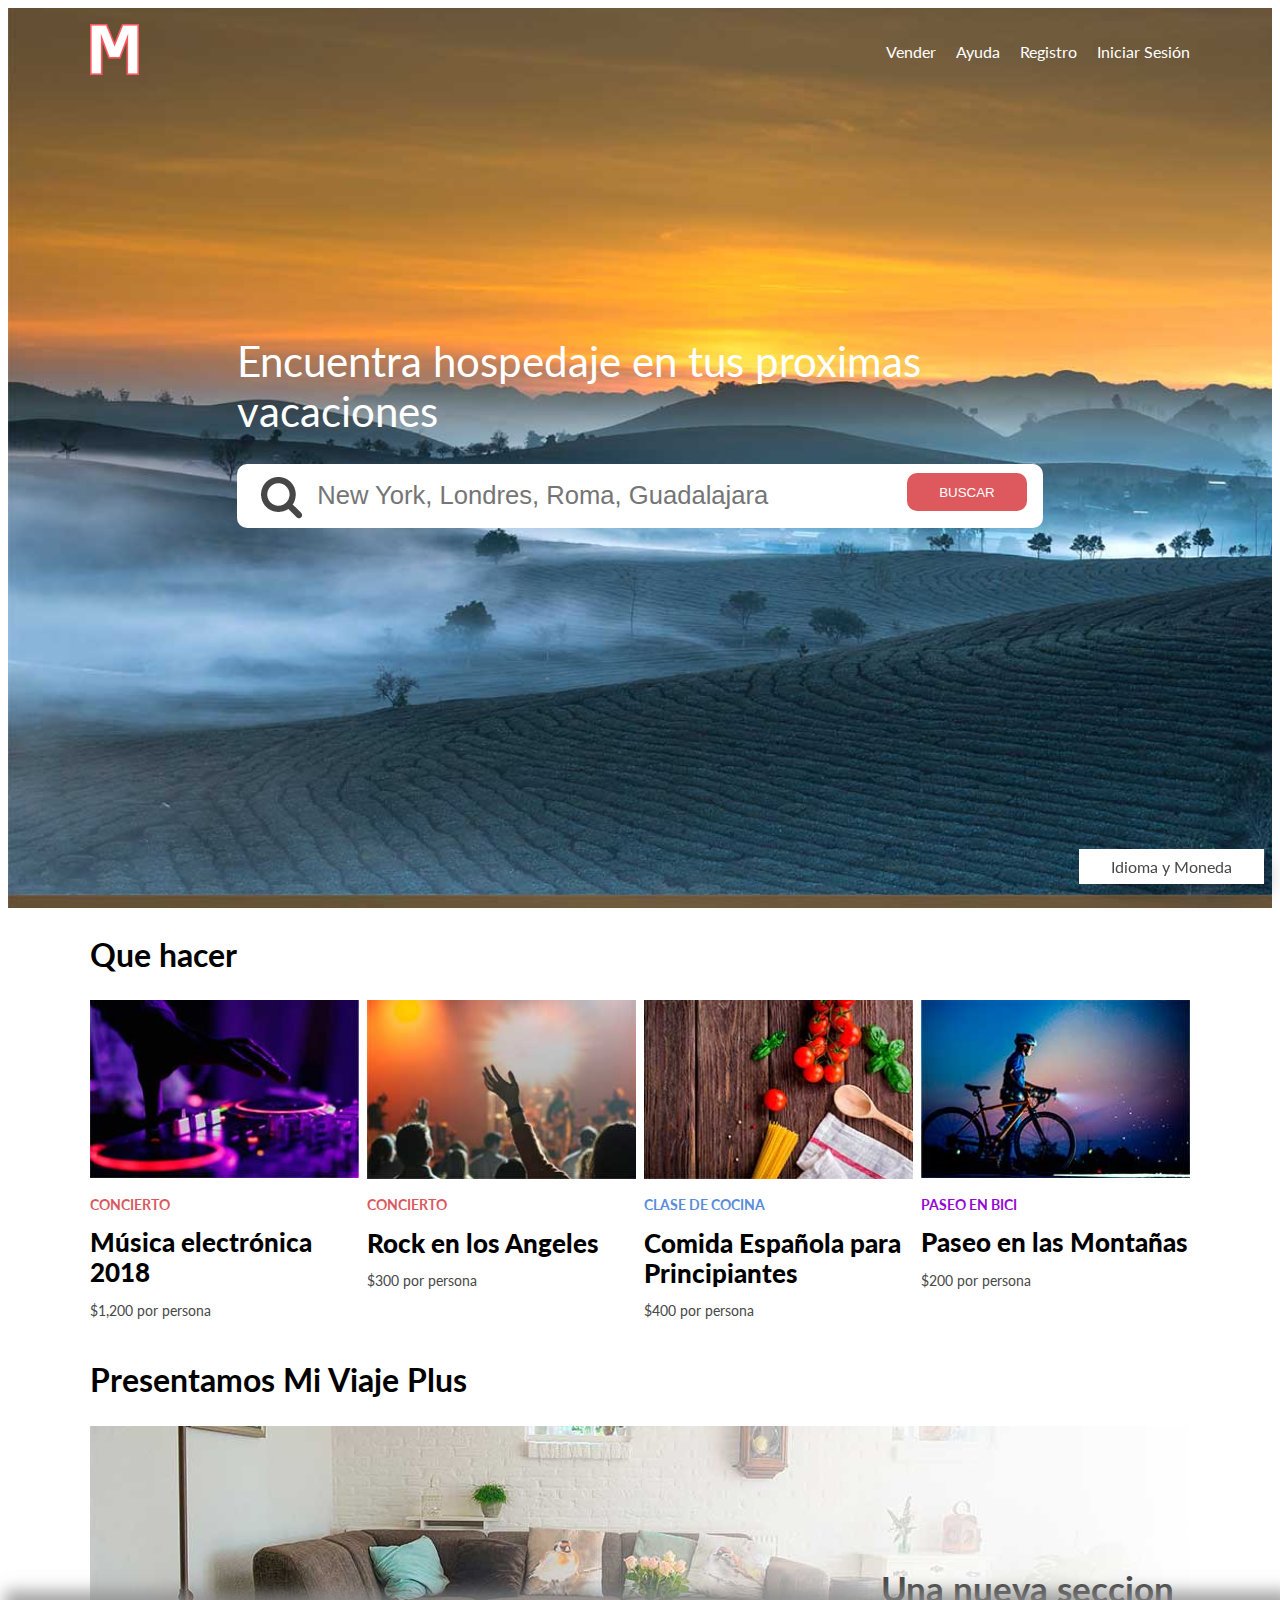
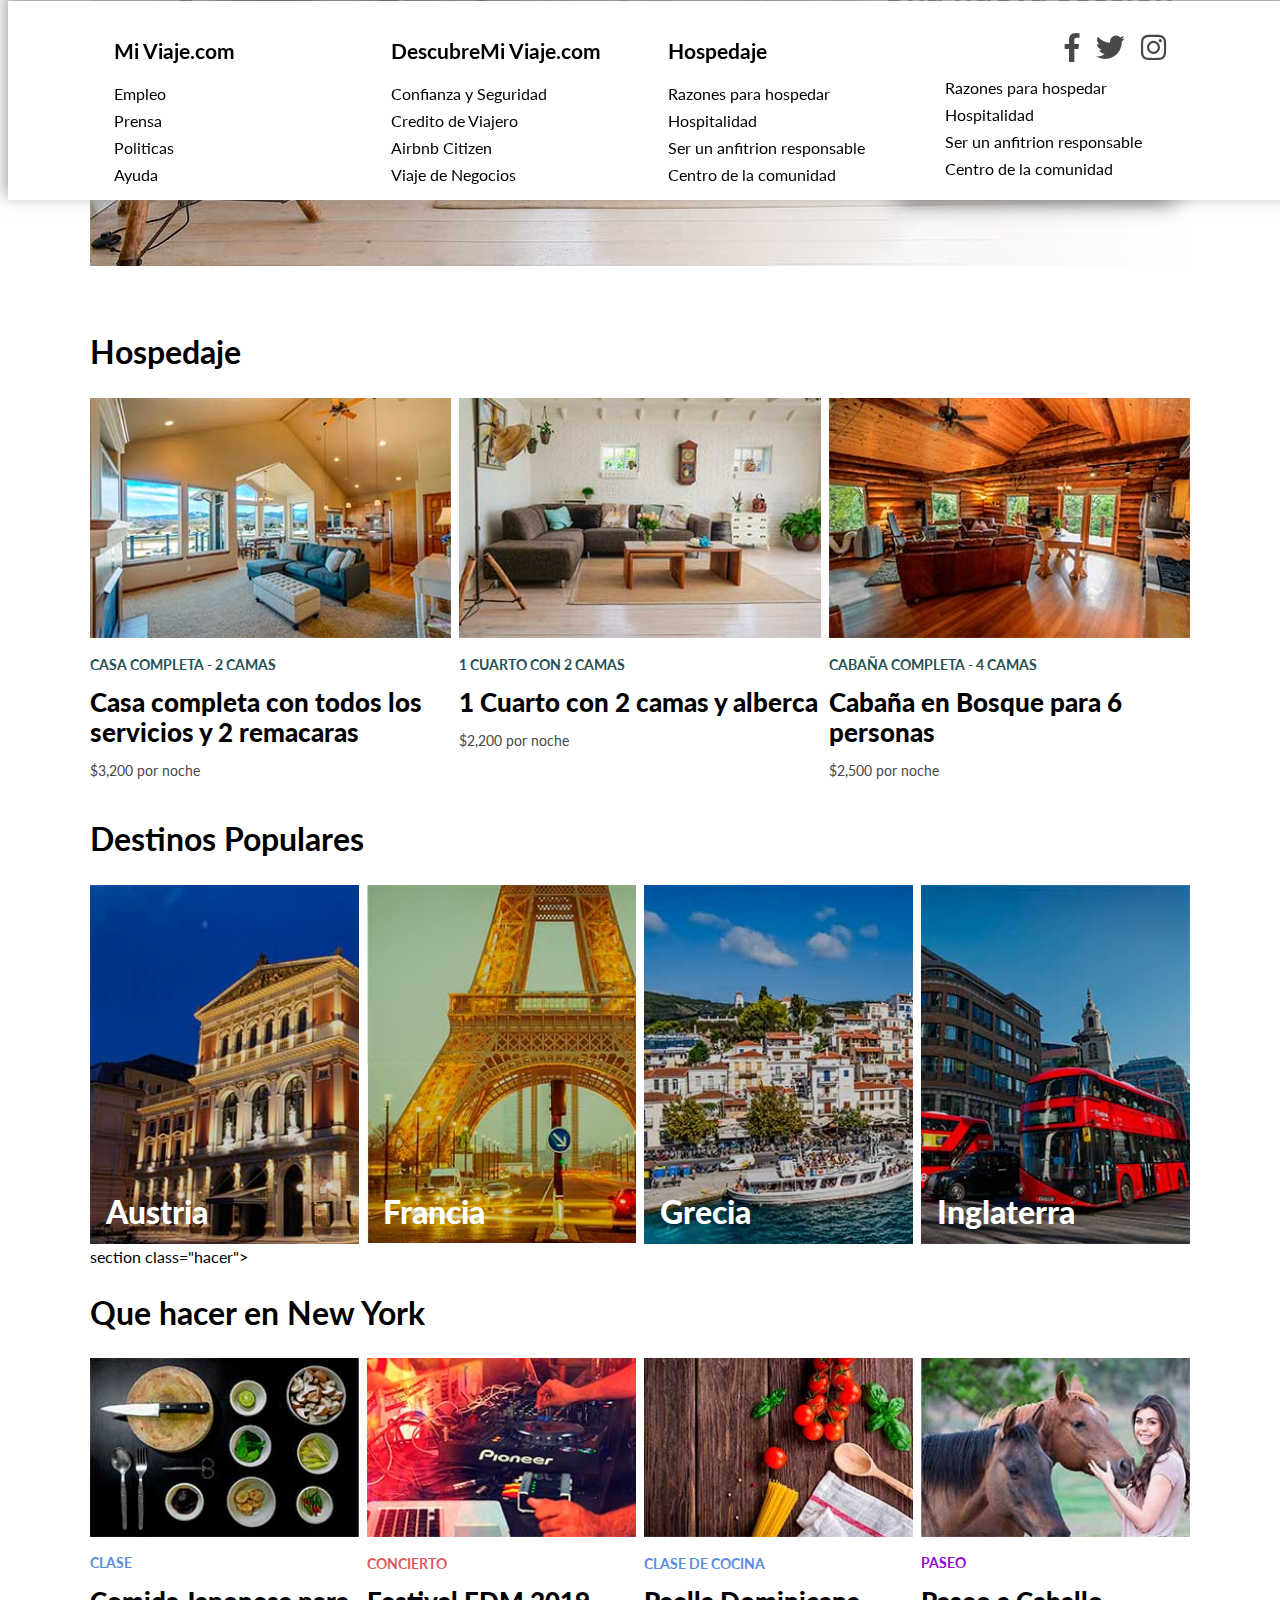
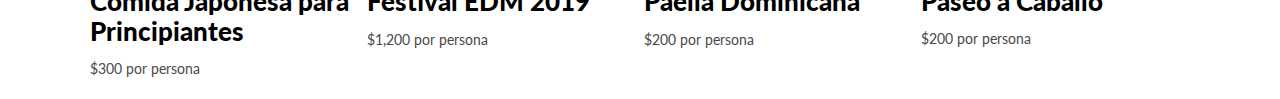
<file: airbnb-inicio/index.html>
<!DOCTYPE html>
<html lang="en">
<head>
    <meta charset="UTF-8">
    <meta name="viewport" content="width=device-width, initial-scale=1.0">
    <meta http-equiv="X-UA-Compatible" content="ie=edge">
    <title>MiViaje.com</title>
    <link rel="stylesheet" href="https://necolas.github.io/normalize.css/8.0.0/normalize.css">
    <link href="https://fonts.googleapis.com/css?family=Lato:400,700,900" rel="stylesheet">
    <link rel="stylesheet" href="css/fontawesome-all.min.css">
    <link rel="stylesheet" href="css/styles.css">
</head>
<body>
    <div class="hero">
        <header class="header contenedor">
            <div class="logo">
                <img src="img/logo.png" alt="logo">
            </div>
            <nav class="navegacion">
                <a href="#">Vender</a>
                <a href="#">Ayuda</a>
                <a href="#">Registro</a>
                <a href="#">Iniciar Sesión</a>
            </nav>
        </header>

        <div class="contenido-hero contenedor">
            <h1>Encuentra hospedaje en tus proximas vacaciones</h1>
            <form action="#">
                <input type="text" name="busquedas" class="busquedas" placeholder="New York, Londres, Roma, Guadalajara">
                <input type="submit" value="Buscar" >
            </form>
        </div><!-- Cierre contenido-hero -->
    </div><!-- Cierro Hero -->

    <main class="contenido contenedor">
        <section class="hacer">
            <h2>Que hacer</h2>
            <div class="contenedor-cards">
                <div class="card">
                    <img src="img/hacer1.jpg">
                    <div class="info">
                        <p class="categoria concierto">Concierto</p>
                        <p class="titulo">Música electrónica 2018</p>
                        <p class="precio">$1,200 por persona</p>
                    </div><!-- Cierre info -->
                </div><!-- Cierre del card -->
                <div class="card">
                    <img src="img/hacer2.jpg">
                    <div class="info">
                        <p class="categoria concierto">Concierto</p>
                        <p class="titulo">Rock en los Angeles</p>
                        <p class="precio">$300 por persona</p>
                    </div><!-- Cierre info -->
                </div><!-- Cierre del card -->
                <div class="card">
                    <img src="img/hacer3.jpg">
                    <div class="info">
                        <p class="categoria clase">Clase de Cocina</p>
                        <p class="titulo">Comida Española para Principiantes</p>
                        <p class="precio">$400 por persona</p>
                    </div><!-- Cierre info -->
                </div><!-- Cierre del card -->
                <div class="card">
                    <img src="img/hacer4.jpg">
                    <div class="info">
                        <p class="categoria paseo">Paseo en Bici</p>
                        <p class="titulo">Paseo en las Montañas</p>
                        <p class="precio">$200 por persona</p>
                    </div><!-- Cierre info -->
                </div><!-- Cierre del card -->
            </div><!-- Cierre contenedor cards -->
        </section>

        <section class="modulo">
            <h2>Presentamos Mi Viaje Plus</h2>
            <div class="contenedor-cards premium">
                <div class="info">
                    <h3>Una nueva seccion de Alojamientos de Lujo</h3>
                    <a href="#" class="boton"> Explorar Alojamientos</a>
                </div>
            </div>
        </section>

        <section class="modulo">
            <h2>Hospedaje</h2>
            <div class="contenedor-cards">
                <div class="card">
                    <img src="img/hospedaje1.jpg">
                    <div class="info">
                        <p class="categoria hospedaje">Casa completa - 2 camas</p>
                        <p class="titulo">Casa completa con todos los servicios y 2 remacaras</p>
                        <p class="precio">$3,200 por noche</p>
                    </div><!-- Cierre info -->
                </div><!-- Cierre del card -->
                <div class="card">
                    <img src="img/hospedaje2.jpg">
                    <div class="info">
                        <p class="categoria hospedaje">1 Cuarto con 2 camas</p>
                        <p class="titulo">1 Cuarto con 2 camas y alberca</p>
                        <p class="precio">$2,200 por noche</p>
                    </div><!-- Cierre info -->
                </div><!-- Cierre del card -->
                <div class="card">
                    <img src="img/hospedaje3.jpg">
                    <div class="info">
                        <p class="categoria hospedaje">Cabaña completa - 4 Camas</p>
                        <p class="titulo">Cabaña en Bosque para 6 personas</p>
                        <p class="precio">$2,500 por noche</p>
                    </div><!-- Cierre info -->
                </div><!-- Cierre del card -->
            </div>
        </section>

        <section class="destinos modulo">
            <h2>Destinos Populares</h2>
            <div class="contenedor-cards">
                <div class="card">
                    <img src="img/populares1.jpg">
                    <div class="info">
                        <p class="titulo">Austria</p>
                    </div><!-- Cierre info -->
                </div><!-- Cierre del card -->
                <div class="card">
                    <img src="img/populares2.jpg">
                    <div class="info">
                        <p class="titulo">Francia</p>
                    </div><!-- Cierre info -->
                </div><!-- Cierre del card -->
                <div class="card">
                    <img src="img/populares3.jpg">
                    <div class="info">
                        <p class="titulo">Grecia</p>
                    </div><!-- Cierre info -->
                </div><!-- Cierre del card -->
                <div class="card">
                    <img src="img/populares4.jpg">
                    <div class="info">
                        <p class="titulo">Inglaterra</p>
                    </div><!-- Cierre info -->
                </div><!-- Cierre del card -->
            </div>
        </section>

        section class="hacer">
            <h2>Que hacer en New York</h2>
            <div class="contenedor-cards">
                <div class="card">
                    <img src="img/newyork1.jpg">
                    <div class="info">
                        <p class="categoria clase">Clase</p>
                        <p class="titulo">Comida Japonesa para Principiantes</p>
                        <p class="precio">$300 por persona</p>
                    </div><!-- Cierre info -->
                </div><!-- Cierre del card -->
                <div class="card">
                    <img src="img/newyork2.jpg">
                    <div class="info">
                        <p class="categoria concierto">Concierto</p>
                        <p class="titulo">Festival EDM 2019</p>
                        <p class="precio">$1,200 por persona</p>
                    </div><!-- Cierre info -->
                </div><!-- Cierre del card -->
                <div class="card">
                    <img src="img/newyork3.jpg">
                    <div class="info">
                        <p class="categoria clase">Clase de Cocina</p>
                        <p class="titulo">Paella Dominicana</p>
                        <p class="precio">$200 por persona</p>
                    </div><!-- Cierre info -->
                </div><!-- Cierre del card -->
                <div class="card">
                    <img src="img/newyork4.jpg">
                    <div class="info">
                        <p class="categoria paseo">Paseo</p>
                        <p class="titulo">Paseo a Caballo</p>
                        <p class="precio">$200 por persona</p>
                    </div><!-- Cierre info -->
                </div><!-- Cierre del card -->
            </div><!-- Cierre contenedor cards -->
        </section>
    </main>
    <footer id="footer" class="footer">
        <div class="contenedor-cards contenedor">
            <div class="nav-footer">
                <h3>Mi Viaje.com</h3>
                <nav class="menu">
                    <a href="#">Empleo</a>
                    <a href="#">Prensa</a>
                    <a href="#">Politicas</a>
                    <a href="#">Ayuda</a>
                </nav>
            </div><!-- Nav footer -->
            <div class="nav-footer">
                <h3>DescubreMi Viaje.com</h3>
                <nav class="menu">
                    <a href="#">Confianza y Seguridad</a>
                    <a href="#">Credito de Viajero</a>
                    <a href="#">Airbnb Citizen</a>
                    <a href="#">Viaje de Negocios</a>
                </nav>
            </div><!-- Nav footer -->
            <div class="nav-footer">
                <h3>Hospedaje</h3>
                <nav class="menu">
                    <a href="#">Razones para hospedar</a>
                    <a href="#">Hospitalidad</a>
                    <a href="#">Ser un anfitrion responsable</a>
                    <a href="#">Centro de la comunidad</a>
                </nav>
            </div><!-- Nav footer -->
            <div class="nav-footer">
                <nav class="sociales">
                    <ul>
                        <li>
                            <a href="https://facebook.com" target="_blank"><span>Facebook</span></a>
                        </li>
                        <li>
                            <a href="https://twitter.com" target="_blank"><span>twitter</span></a>
                        </li>
                        <li>
                            <a href="https://instagram.com" target="_blank"><span>instagram</span></a>
                        </li>
                    </ul>
                </nav>
                <nav class="menu">
                    <a href="#">Razones para hospedar</a>
                    <a href="#">Hospitalidad</a>
                    <a href="#">Ser un anfitrion responsable</a>
                    <a href="#">Centro de la comunidad</a>
                </nav>
            </div><!-- Nav footer -->
        </div><!-- Contenedor -->
    </footer>

    <a href="#" class="btn-flotante">Idioma y Moneda</a>
    <script src="js/scripts.js"></script>
</body>
</html>
</file>
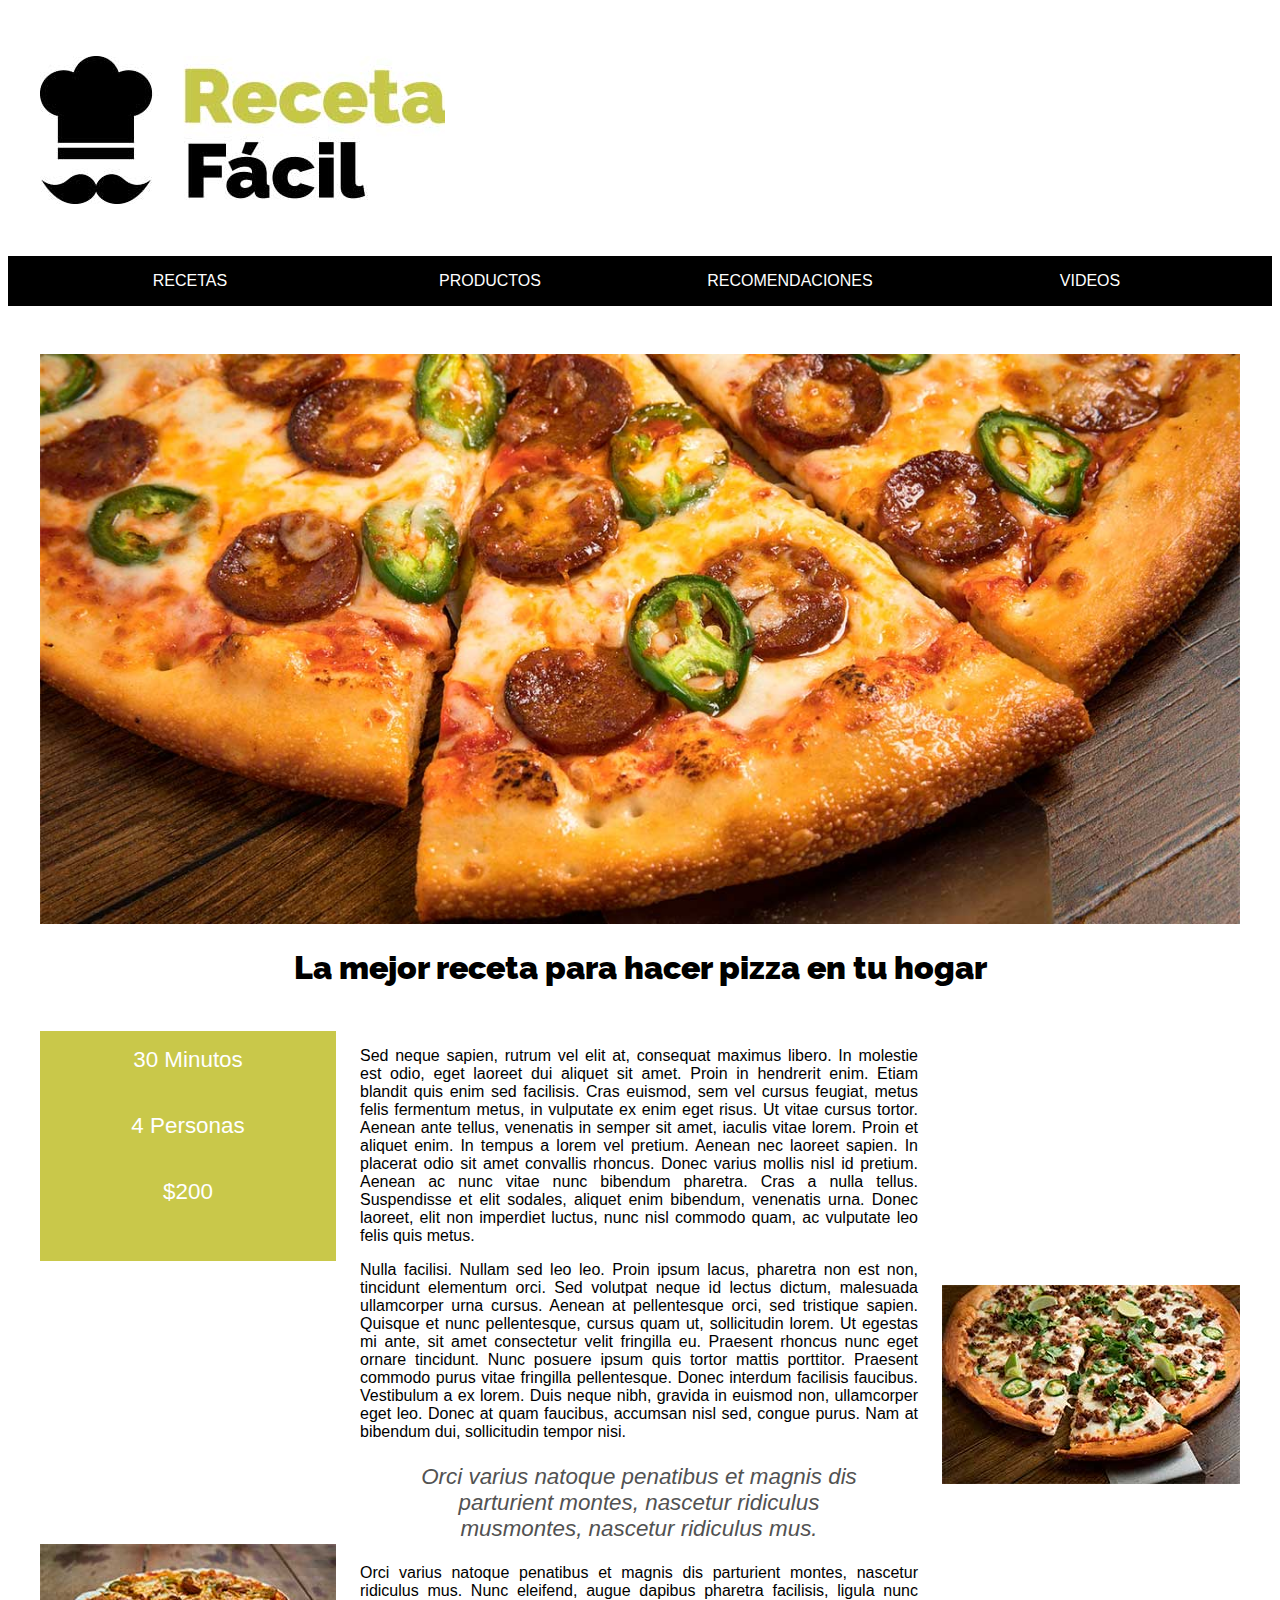
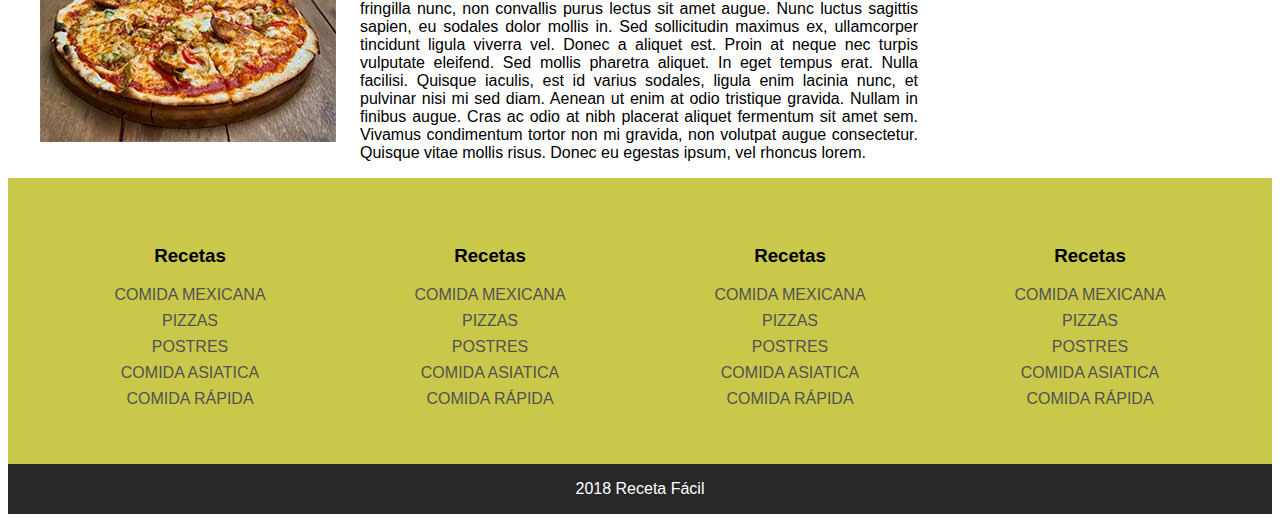
<file: receta-inicio/index.html>
<!DOCTYPE html>
<html lang="en">
<head>
    <meta charset="UTF-8">
    <meta name="viewport" content="width=device-width, initial-scale=1.0">
    <meta http-equiv="X-UA-Compatible" content="ie=edge">
    <link rel="stylesheet" href="https://necolas.github.io/normalize.css/8.0.0/normalize.css">
    <link href="https://fonts.googleapis.com/css?family=Raleway:400,900" rel="stylesheet">
    <link rel="stylesheet" href="css/style.css">
    <title>Receta Fácil</title>
</head>
<body>

        <header class="header contenedor">
            <img src="img/logo.jpg" class="logo">
        </header>

        <div class="navegacion">
            <nav class="contenedor">
                <a href="#">Recetas</a>
                <a href="#">Productos</a>
                <a href="#">Recomendaciones</a>
                <a href="#">Videos</a>
            </nav>
        </div>

        <div class="slider contenedor">
            <img src="img/platillo.jpg">
        </div>

        <main class="contenedor contenido-principal">

            

                <h1 class="titulo">La mejor receta para hacer pizza en tu hogar</h1>

                <div class="entrada">
                        <p>Sed neque sapien, rutrum vel elit at, consequat maximus libero. In molestie est odio, eget laoreet dui aliquet sit amet. Proin in hendrerit enim. Etiam blandit quis enim sed facilisis. Cras euismod, sem vel cursus feugiat, metus felis fermentum metus, in vulputate ex enim eget risus. Ut vitae cursus tortor. Aenean ante tellus, venenatis in semper sit amet, iaculis vitae lorem. Proin et aliquet enim. In tempus a lorem vel pretium. Aenean nec laoreet sapien. In placerat odio sit amet convallis rhoncus. Donec varius mollis nisl id pretium. Aenean ac nunc vitae nunc bibendum pharetra. Cras a nulla tellus. Suspendisse et elit sodales, aliquet enim bibendum, venenatis urna. Donec laoreet, elit non imperdiet luctus, nunc nisl commodo quam, ac vulputate leo felis quis metus.</p>

                        <p>Nulla facilisi. Nullam sed leo leo. Proin ipsum lacus, pharetra non est non, tincidunt elementum orci. Sed volutpat neque id lectus dictum, malesuada ullamcorper urna cursus. Aenean at pellentesque orci, sed tristique sapien. Quisque et nunc pellentesque, cursus quam ut, sollicitudin lorem. Ut egestas mi ante, sit amet consectetur velit fringilla eu. Praesent rhoncus nunc eget ornare tincidunt. Nunc posuere ipsum quis tortor mattis porttitor. Praesent commodo purus vitae fringilla pellentesque. Donec interdum facilisis faucibus. Vestibulum a ex lorem. Duis neque nibh, gravida in euismod non, ullamcorper eget leo. Donec at quam faucibus, accumsan nisl sed, congue purus. Nam at bibendum dui, sollicitudin tempor nisi.</p>
                        <blockquote>
                            Orci varius natoque penatibus et magnis dis parturient montes, nascetur ridiculus musmontes, nascetur ridiculus mus.
                        </blockquote>
                        
                        <p>Orci varius natoque penatibus et magnis dis parturient montes, nascetur ridiculus mus. Nunc eleifend, augue dapibus pharetra facilisis, ligula nunc fringilla nunc, non convallis purus lectus sit amet augue. Nunc luctus sagittis sapien, eu sodales dolor mollis in. Sed sollicitudin maximus ex, ullamcorper tincidunt ligula viverra vel. Donec a aliquet est. Proin at neque nec turpis vulputate eleifend. Sed mollis pharetra aliquet. In eget tempus erat. Nulla facilisi. Quisque iaculis, est id varius sodales, ligula enim lacinia nunc, et pulvinar nisi mi sed diam. Aenean ut enim at odio tristique gravida. Nullam in finibus augue. Cras ac odio at nibh placerat aliquet fermentum sit amet sem. Vivamus condimentum tortor non mi gravida, non volutpat augue consectetur. Quisque vitae mollis risus. Donec eu egestas ipsum, vel rhoncus lorem.</p> 
                </div>

                <div class="informacion">
                        <p>30 Minutos</p>
                        <p>4 Personas</p>
                        <p>$200</p>
                    </div>
                    <div class="imagen1">
                        <img src="img/mini1.jpg">
                    </div>
        
                    <div class="imagen2">
                        <img src="img/mini2.jpg">
                    </div>
                </div>
               

            </main>

            <footer class="footer">
                <div class="contenedor">
                        <div class="widget">
                            <h3>Recetas</h3>
                            <nav class="menu">
                                <a href="#">Comida mexicana</a>
                                <a href="#">Pizzas</a>
                                <a href="#">Postres</a>
                                <a href="#">Comida Asiatica</a>
                                <a href="#">Comida Rápida</a>
                            </nav>
                        </div>
                        <div class="widget">
                            <h3>Recetas</h3>
                            <nav class="menu">
                                <a href="#">Comida mexicana</a>
                                <a href="#">Pizzas</a>
                                <a href="#">Postres</a>
                                <a href="#">Comida Asiatica</a>
                                <a href="#">Comida Rápida</a>
                            </nav>
                        </div>
                        <div class="widget">
                            <h3>Recetas</h3>
                            <nav class="menu">
                                <a href="#">Comida mexicana</a>
                                <a href="#">Pizzas</a>
                                <a href="#">Postres</a>
                                <a href="#">Comida Asiatica</a>
                                <a href="#">Comida Rápida</a>
                            </nav>
                        </div>
                        <div class="widget">
                            <h3>Recetas</h3>
                            <nav class="menu">
                                <a href="#">Comida mexicana</a>
                                <a href="#">Pizzas</a>
                                <a href="#">Postres</a>
                                <a href="#">Comida Asiatica</a>
                                <a href="#">Comida Rápida</a>
                            </nav>
                        </div>
                </div>

                <p class="copyright">2018 Receta Fácil</p>
            </footer>
    
</body>
</html>
</file>
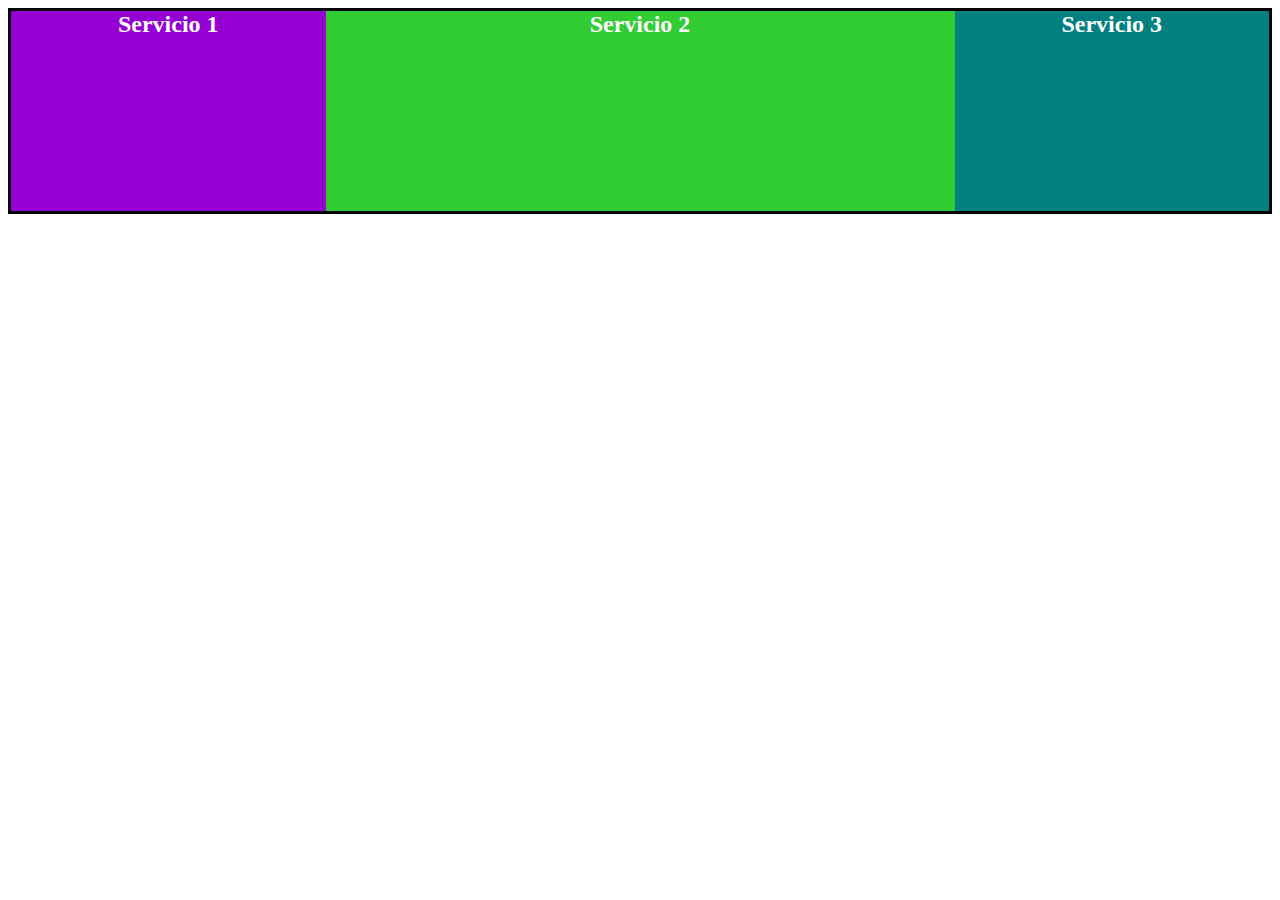
<file: cssgrid-basicos/01-grid/index.html>
<!DOCTYPE html>
<html lang="en">
<head>
    <meta charset="UTF-8">
    <meta name="viewport" content="width=device-width, initial-scale=1.0">
    <meta http-equiv="X-UA-Compatible" content="ie=edge">
    <title>Document</title>
    <link rel="stylesheet" href="https://necolas.github.io/normalize.css/8.0.0/normalize.css">
    <link rel="stylesheet" href="css/style.css">
</head>
<body>
    <div class="servicios">
        <div class="servicio servicio-1">
            <h2>Servicio 1</h2>
        </div>
        <div class="servicio servicio-2">
            <h2>Servicio 2</h2>
        </div>
        <div class="servicio servicio-3">
            <h2>Servicio 3</h2>
        </div>
    </div>
</body>
</html>
</file>
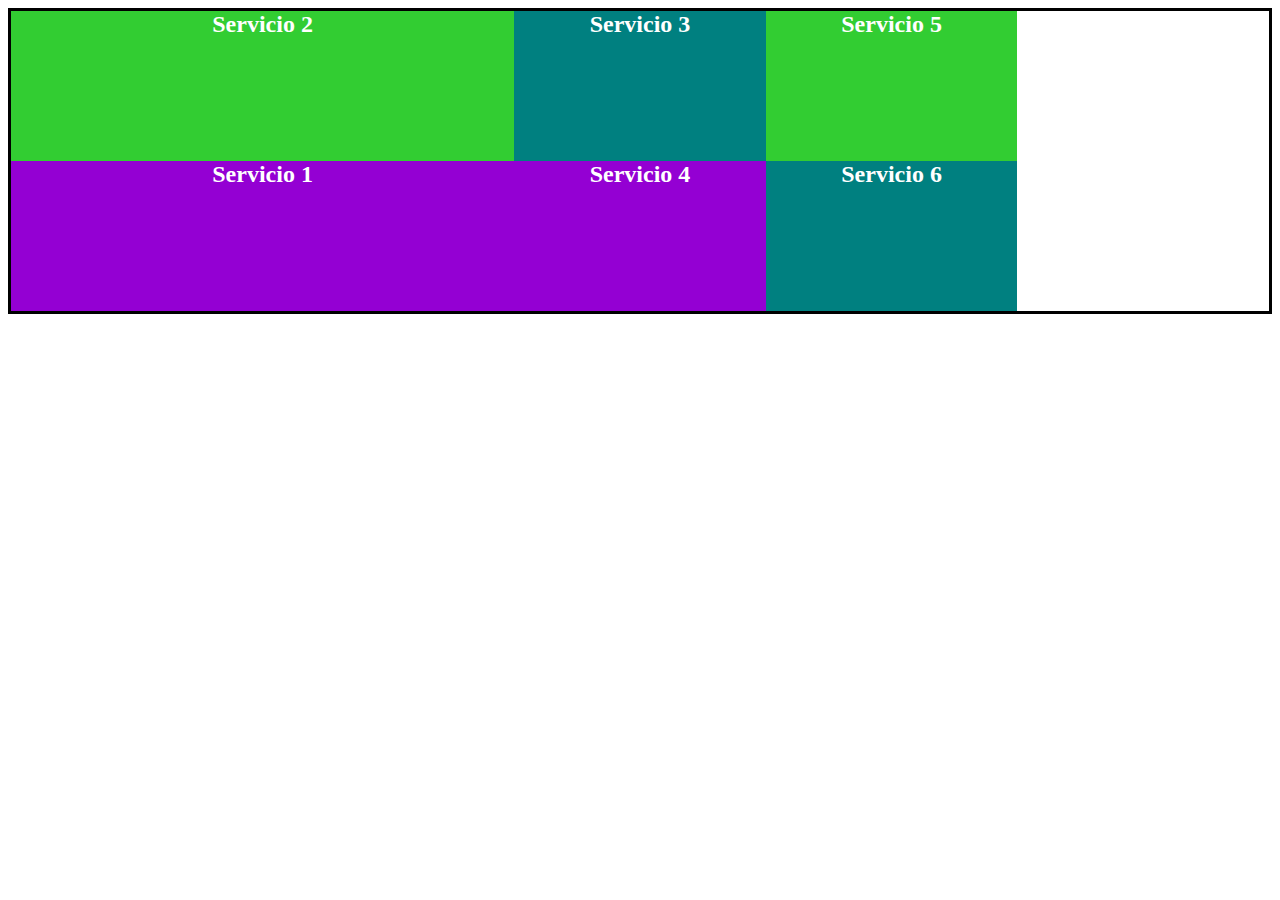
<file: cssgrid-basicos/02-auto/index.html>
<!DOCTYPE html>
<html lang="en">
<head>
    <meta charset="UTF-8">
    <meta name="viewport" content="width=device-width, initial-scale=1.0">
    <meta http-equiv="X-UA-Compatible" content="ie=edge">
    <title>Auto Flow</title>
    <link rel="stylesheet" href="https://necolas.github.io/normalize.css/8.0.0/normalize.css">
    <link rel="stylesheet" href="css/style.css">
</head>
<body>
    <div class="servicios">
        <div class="servicio servicio-1">
            <h2>Servicio 1</h2>
        </div>
        <div class="servicio servicio-2">
            <h2>Servicio 2</h2>
        </div>
        <div class="servicio servicio-3">
            <h2>Servicio 3</h2>
        </div>
        <div class="servicio servicio-4">
            <h2>Servicio 4</h2>
        </div>
        <div class="servicio servicio-5">
            <h2>Servicio 5</h2>
        </div>
        <div class="servicio servicio-6">
            <h2>Servicio 6</h2>
        </div>
    </div>
</body>
</html>
</file>
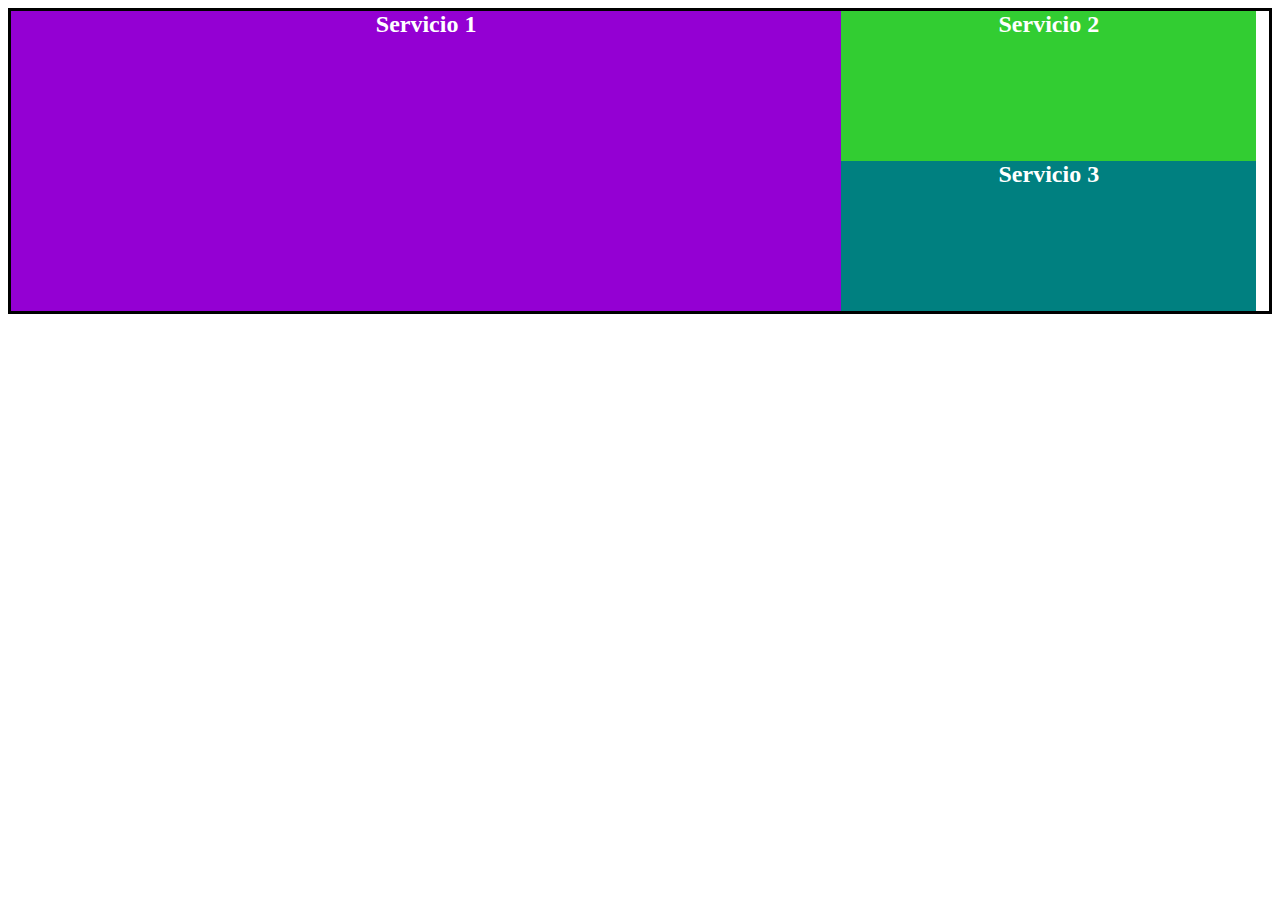
<file: cssgrid-basicos/03-grid-shorthand/index.html>
<!DOCTYPE html>
<html lang="en">
<head>
    <meta charset="UTF-8">
    <meta name="viewport" content="width=device-width, initial-scale=1.0">
    <meta http-equiv="X-UA-Compatible" content="ie=edge">
    <title>Auto Flow</title>
    <link rel="stylesheet" href="https://necolas.github.io/normalize.css/8.0.0/normalize.css">
    <link rel="stylesheet" href="css/style.css">
</head>
<body>
    <div class="servicios">
        <div class="servicio servicio-1">
            <h2>Servicio 1</h2>
        </div>
        <div class="servicio servicio-2">
            <h2>Servicio 2</h2>
        </div>
        <div class="servicio servicio-3">
            <h2>Servicio 3</h2>
        </div>
    </div>
</body>
</html>
</file>
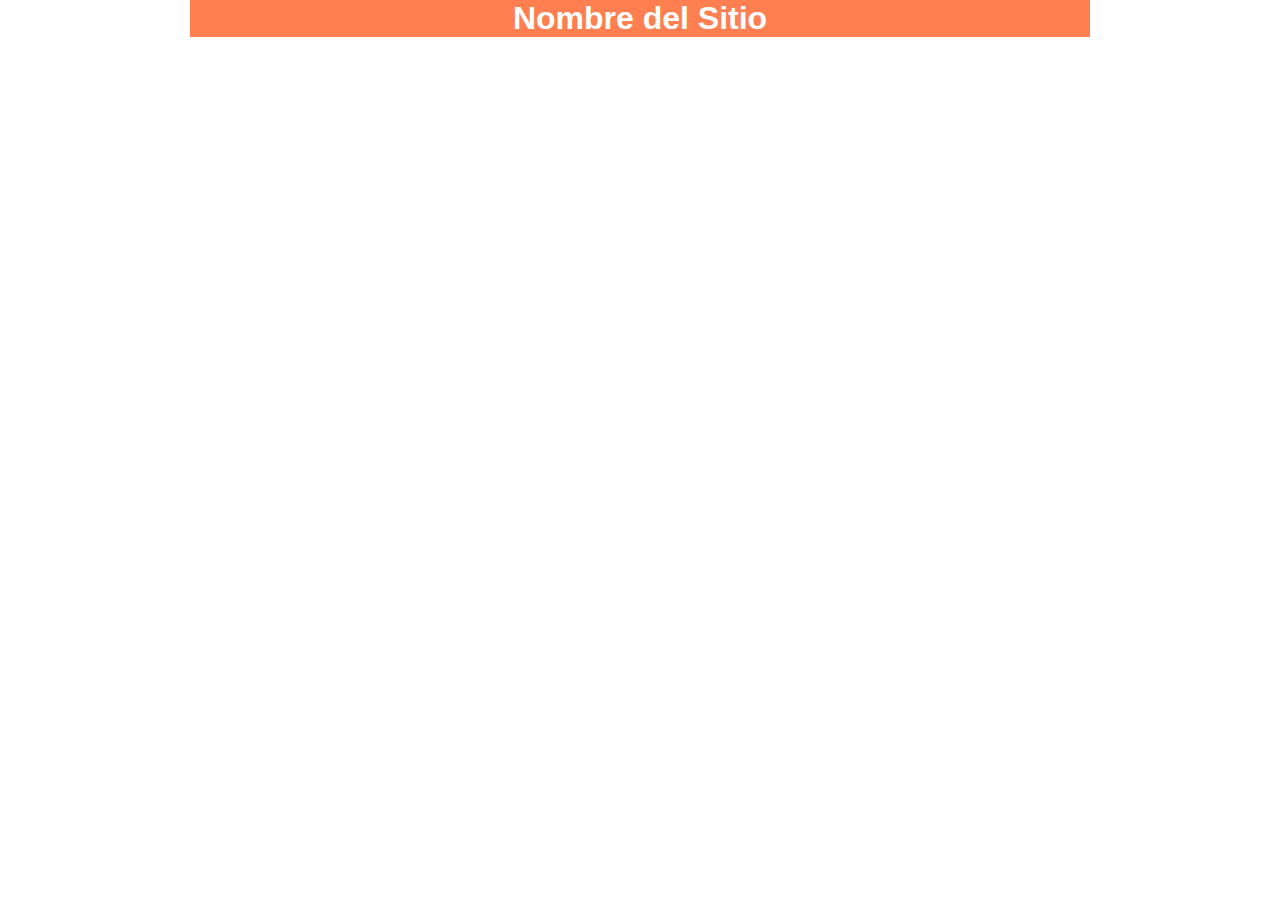
<file: cssgrid-basicos/05-nombres/index.html>
<!DOCTYPE html>
<html lang="en">
<head>
    <meta charset="UTF-8">
    <meta name="viewport" content="width=device-width, initial-scale=1.0">
    <meta http-equiv="X-UA-Compatible" content="ie=edge">
    <title>Auto Flow</title>
    <link rel="stylesheet" href="https://necolas.github.io/normalize.css/8.0.0/normalize.css">
    <link rel="stylesheet" href="css/style.css">
</head>
<body>
        <div class="contenedor">
                <header class="header">
                    <h1>Nombre del Sitio</h1>
                </header>
            
                <main class="contenido-principal">
                </main> 
            
                <aside class="sidebar">
            
                </aside>
            
                <footer class="footer">
            
                </footer>
        </div>

</body>
</html>
</file>
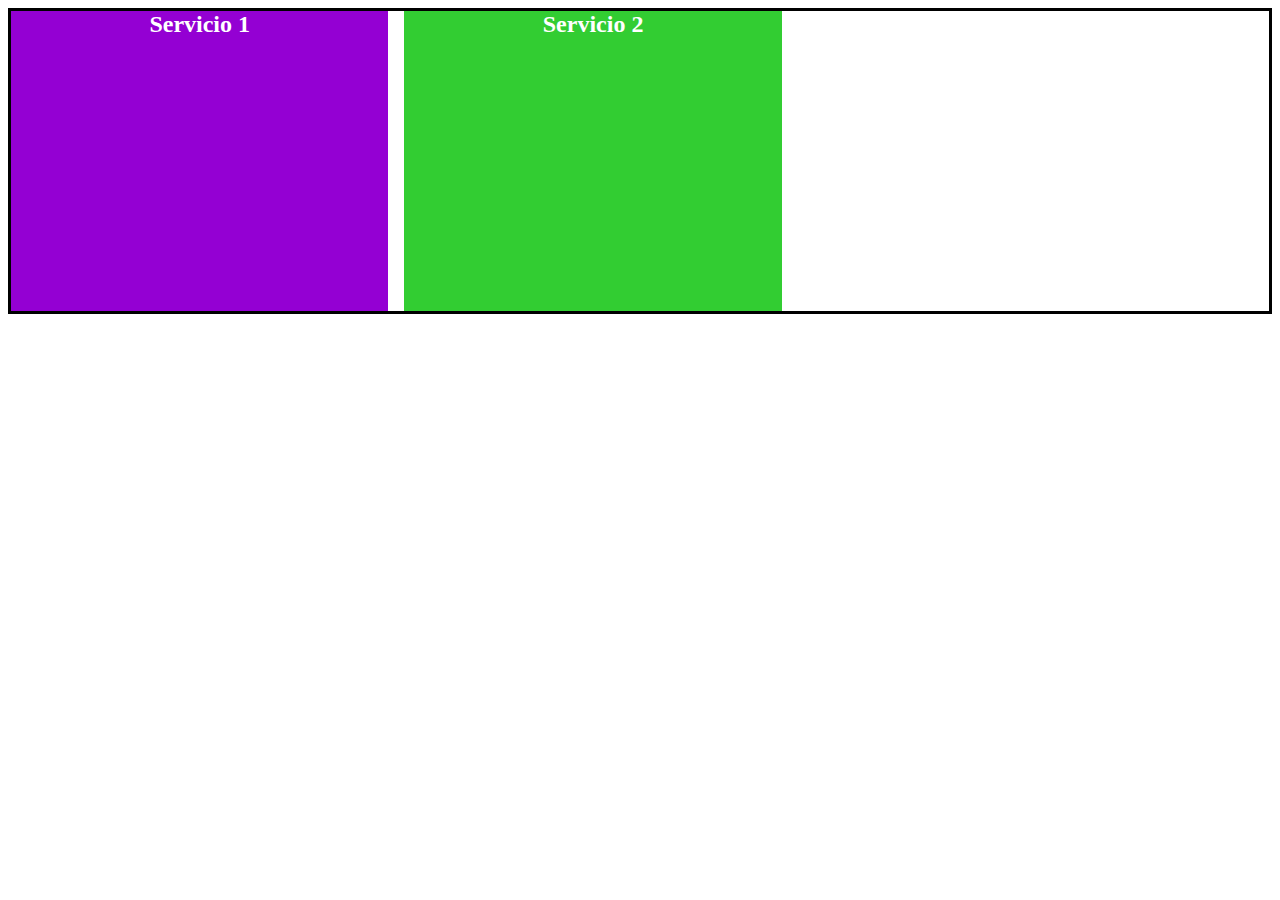
<file: cssgrid-basicos/07-alineacion/index.html>
<!DOCTYPE html>
<html lang="en">
<head>
    <meta charset="UTF-8">
    <meta name="viewport" content="width=device-width, initial-scale=1.0">
    <meta http-equiv="X-UA-Compatible" content="ie=edge">
    <title>Auto Flow</title>
    <link rel="stylesheet" href="https://necolas.github.io/normalize.css/8.0.0/normalize.css">
    <link rel="stylesheet" href="css/style.css">
</head>
<body>
    <div class="servicios">
        <div class="servicio servicio-1">
            <h2>Servicio 1</h2>
        </div>
        <div class="servicio servicio-2">
            <h2>Servicio 2</h2>
        </div>

    </div>
</body>
</html>
</file>
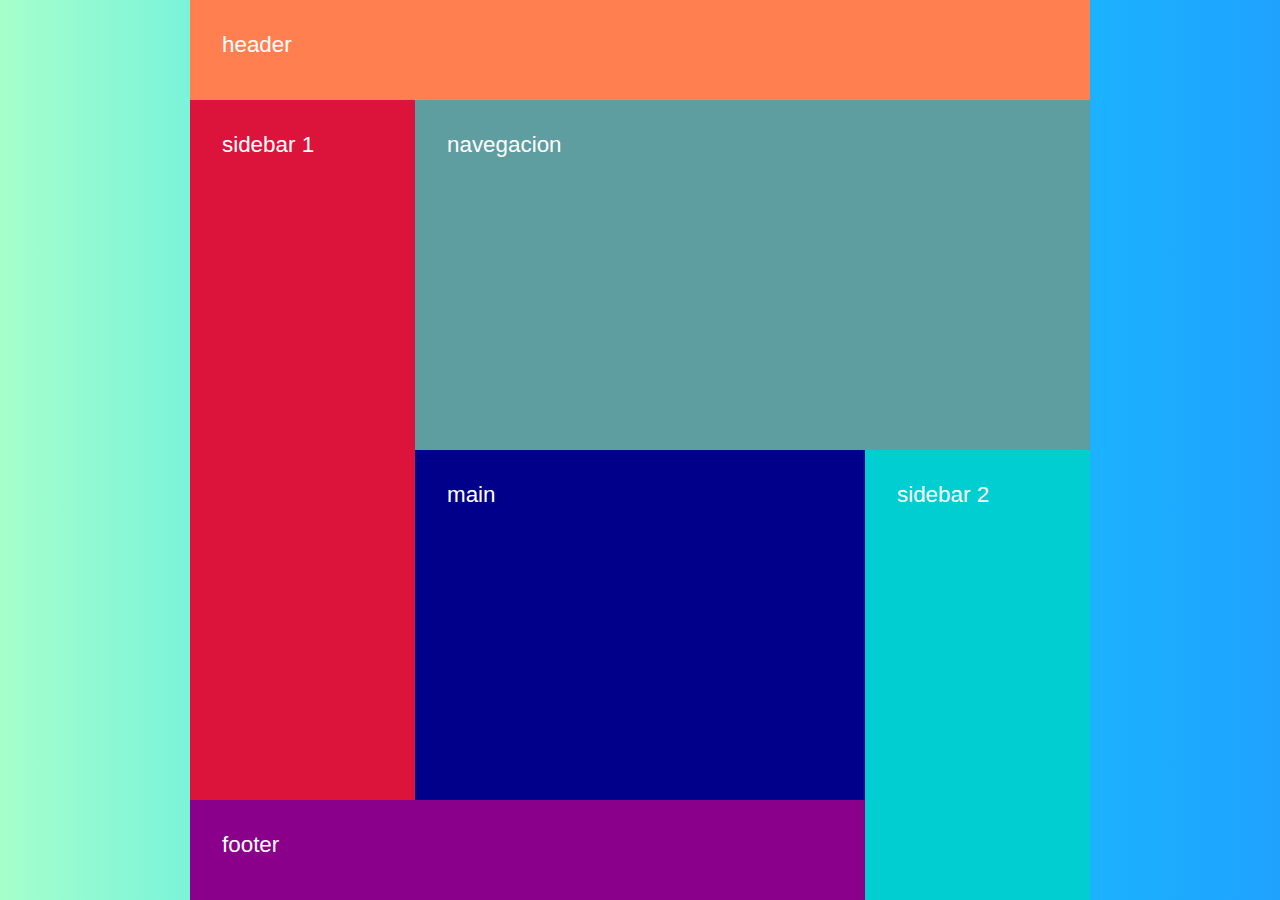
<file: cssgrid-basicos/08-layout/index.html>
<!DOCTYPE html>
<html lang="en">
<head>
    <meta charset="UTF-8">
    <meta name="viewport" content="width=device-width, initial-scale=1.0">
    <meta http-equiv="X-UA-Compatible" content="ie=edge">
    <title>Layout</title>
    <link rel="stylesheet" href="css/style.css">
</head>
<body>

    <div class="contenedor">
        <header class="header">
            header
        </header>

        <nav class="navegacion">
            navegacion
        </nav>

        <aside class="sidebar izquierda">
            sidebar 1
        </aside>

        <main class="contenido-principal">
            main
        </main>

        <aside class="sidebar derecha">
            sidebar 2
        </aside>

        <footer class="footer">
            footer
        </footer>

    </div>
    
</body>
</html>
</file>
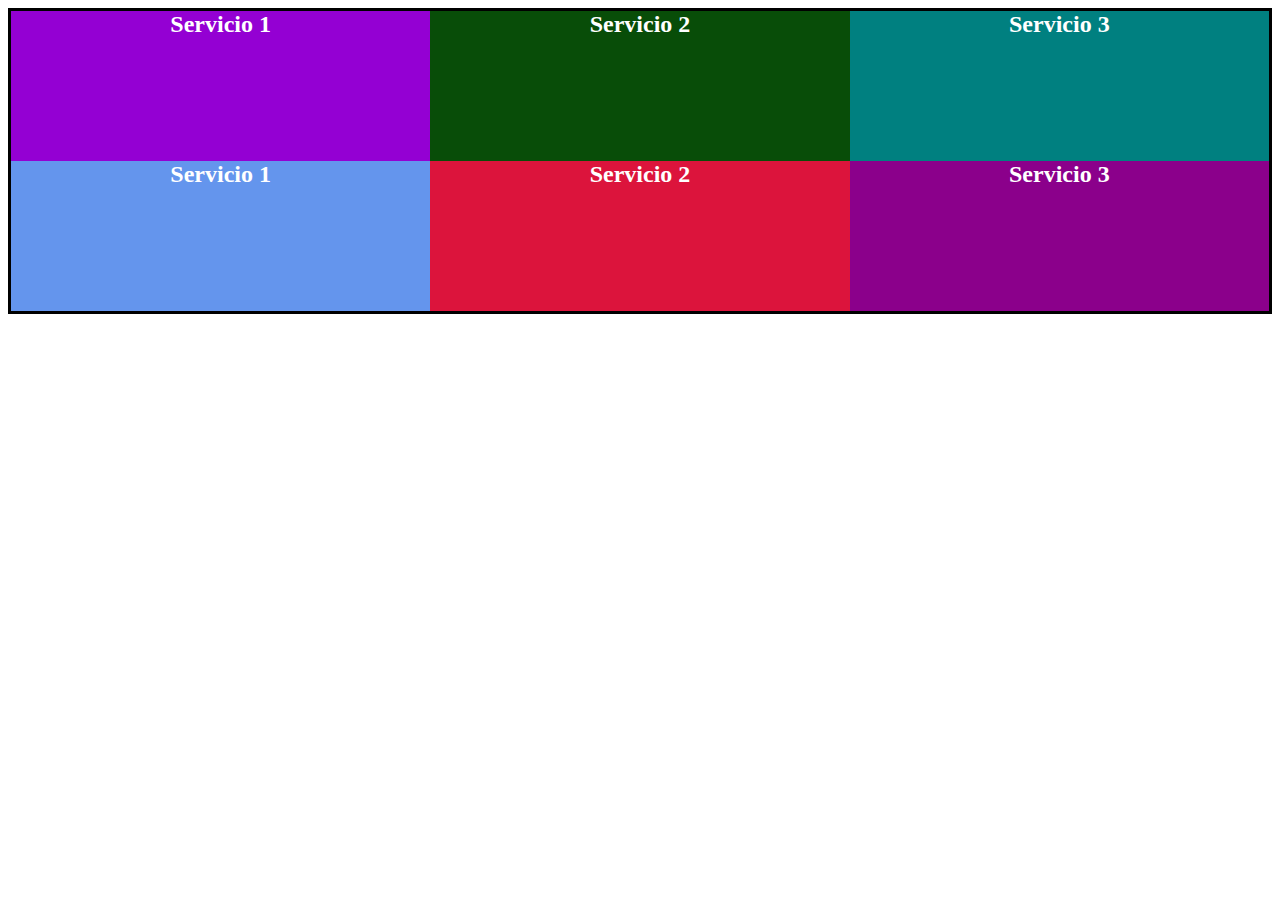
<file: cssgrid-basicos/09-autofill-autofit/index.html>
<!DOCTYPE html>
<html lang="en">
<head>
    <meta charset="UTF-8">
    <meta name="viewport" content="width=device-width, initial-scale=1.0">
    <meta http-equiv="X-UA-Compatible" content="ie=edge">
    <title>Auto Flow</title>
    <link rel="stylesheet" href="https://necolas.github.io/normalize.css/8.0.0/normalize.css">
    <link rel="stylesheet" href="css/style.css">
</head>
<body>
    <div class="servicios">
        <div class="servicio servicio-1">
            <h2>Servicio 1</h2>
        </div>
        <div class="servicio servicio-2">
            <h2>Servicio 2</h2>
        </div>
        <div class="servicio servicio-3">
            <h2>Servicio 3</h2>
        </div>
        <div class="servicio servicio-4">
            <h2>Servicio 1</h2>
        </div>
        <div class="servicio servicio-5">
            <h2>Servicio 2</h2>
        </div>
        <div class="servicio servicio-6">
            <h2>Servicio 3</h2>
        </div>
    </div>
</body>
</html>
</file>
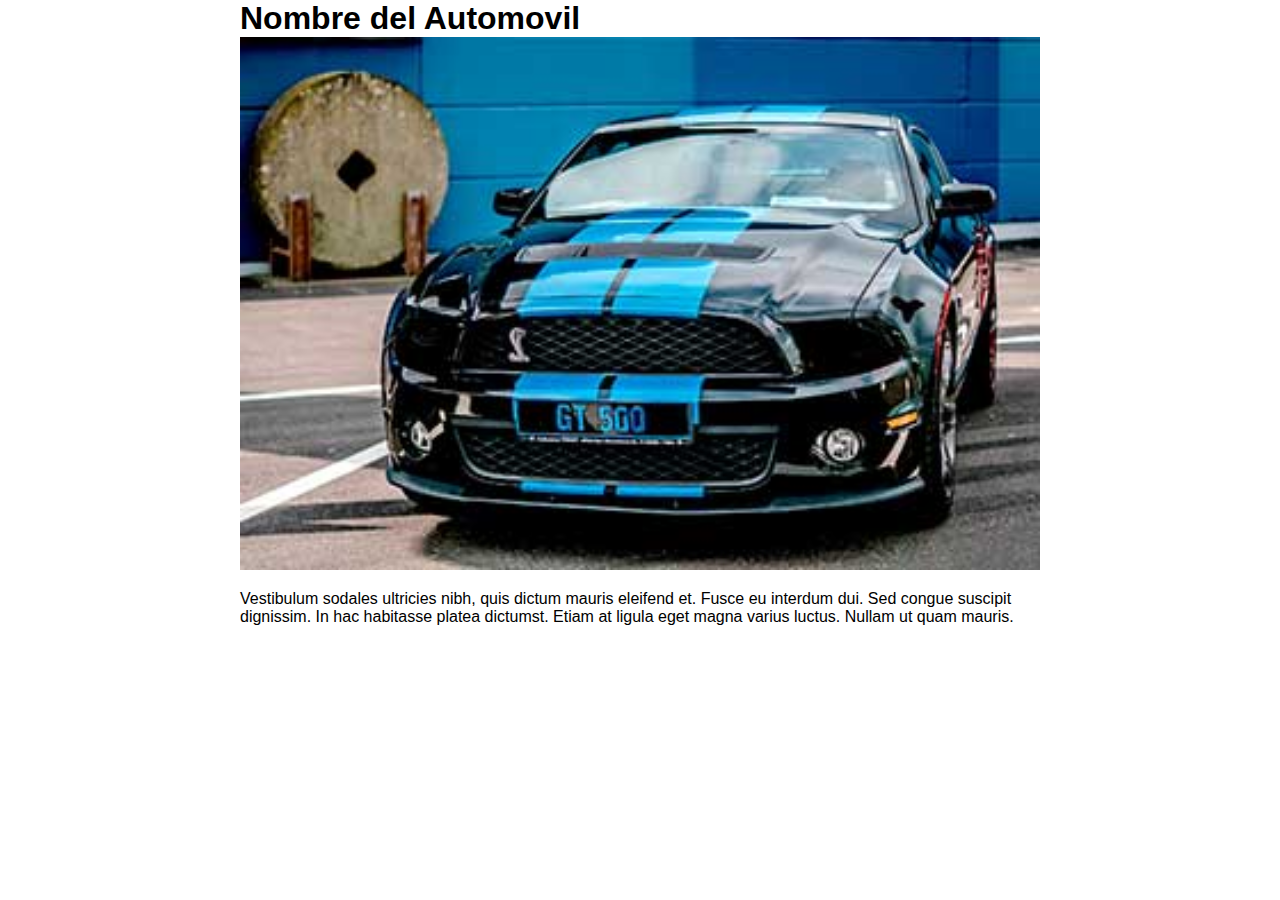
<file: cssgrid-basicos/05-nombres/index2.html>
<!DOCTYPE html>
<html lang="en">
<head>
    <meta charset="UTF-8">
    <meta name="viewport" content="width=device-width, initial-scale=1.0">
    <meta http-equiv="X-UA-Compatible" content="ie=edge">
    <title>Auto Flow</title>
    <link rel="stylesheet" href="https://necolas.github.io/normalize.css/8.0.0/normalize.css">
    <link rel="stylesheet" href="css/style.css">
</head>
<body>
        <div class="contenedor-media">
            <h1 class="titulo">Nombre del Automovil</h1>
            <img src="../img/01.jpg" class="imagen">
            <p class="descripcion"> Vestibulum sodales ultricies nibh, quis dictum mauris eleifend et. Fusce eu interdum dui. Sed congue suscipit dignissim. In hac habitasse platea dictumst. Etiam at ligula eget magna varius luctus. Nullam ut quam mauris.</p>
        </div>

</body>
</html>
</file>
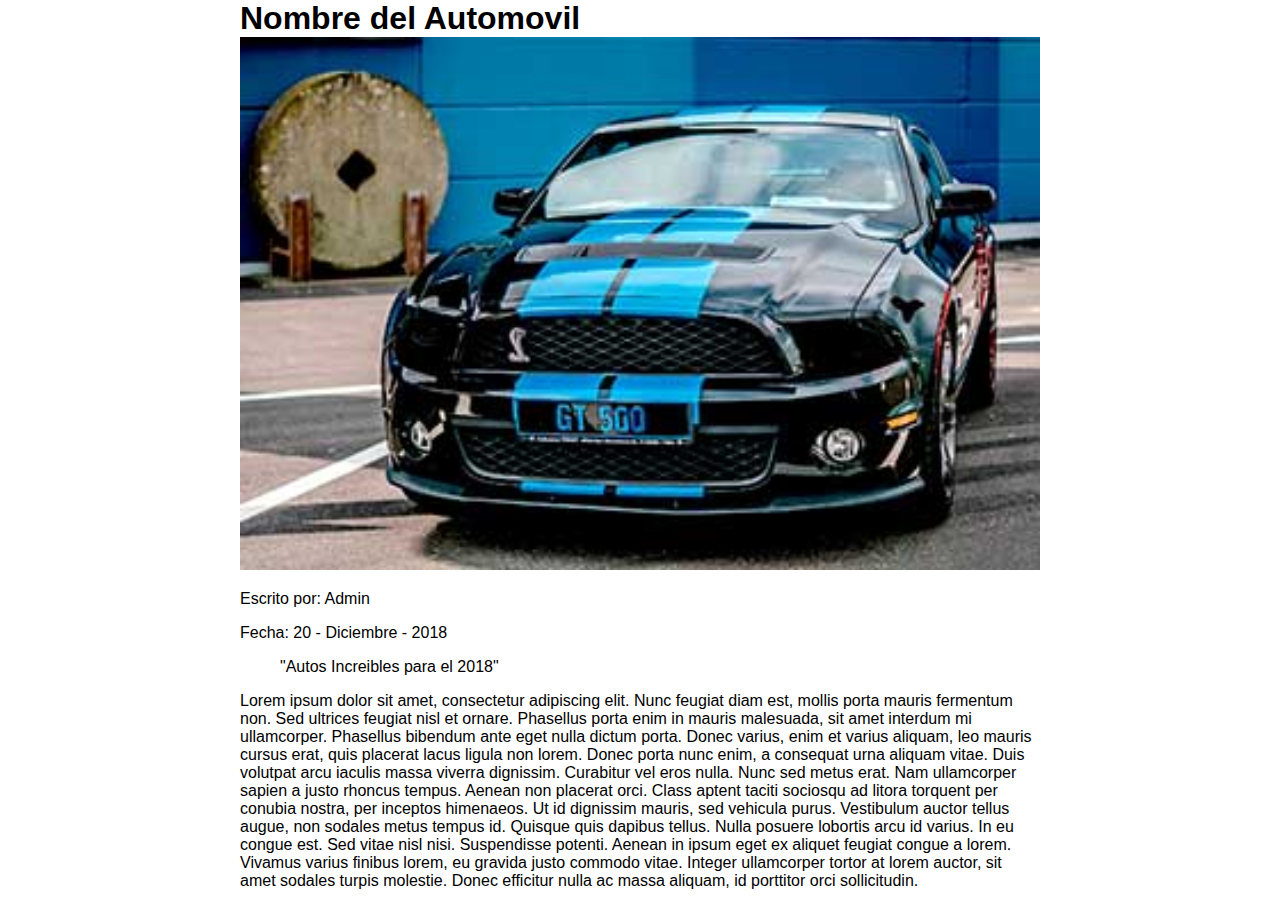
<file: cssgrid-basicos/05-nombres/index3.html>
<!DOCTYPE html>
<html lang="en">
<head>
    <meta charset="UTF-8">
    <meta name="viewport" content="width=device-width, initial-scale=1.0">
    <meta http-equiv="X-UA-Compatible" content="ie=edge">
    <title>Auto Flow</title>
    <link rel="stylesheet" href="https://necolas.github.io/normalize.css/8.0.0/normalize.css">
    <link rel="stylesheet" href="css/style.css">
</head>
<body>
        <div class="contenedor-media">
            <h1 class="titulo">Nombre del Automovil</h1>
            <img src="../img/01.jpg" class="imagen">

            <div class="info">
                <p>Escrito por: Admin</p>

                <p>Fecha: 20 - Diciembre - 2018</p>
            </div>

            <blockquote class="slogan">
                "Autos Increibles para el 2018"
            </blockquote>

            <div class="entrada">
                Lorem ipsum dolor sit amet, consectetur adipiscing elit. Nunc feugiat diam est, mollis porta mauris fermentum non. Sed ultrices feugiat nisl et ornare. Phasellus porta enim in mauris malesuada, sit amet interdum mi ullamcorper. Phasellus bibendum ante eget nulla dictum porta. Donec varius, enim et varius aliquam, leo mauris cursus erat, quis placerat lacus ligula non lorem. Donec porta nunc enim, a consequat urna aliquam vitae. Duis volutpat arcu iaculis massa viverra dignissim. Curabitur vel eros nulla. Nunc sed metus erat.

                Nam ullamcorper sapien a justo rhoncus tempus. Aenean non placerat orci. Class aptent taciti sociosqu ad litora torquent per conubia nostra, per inceptos himenaeos. Ut id dignissim mauris, sed vehicula purus. Vestibulum auctor tellus augue, non sodales metus tempus id. Quisque quis dapibus tellus. Nulla posuere lobortis arcu id varius. In eu congue est. Sed vitae nisl nisi. Suspendisse potenti. Aenean in ipsum eget ex aliquet feugiat congue a lorem. Vivamus varius finibus lorem, eu gravida justo commodo vitae. Integer ullamcorper tortor at lorem auctor, sit amet sodales turpis molestie. Donec efficitur nulla ac massa aliquam, id porttitor orci sollicitudin.
            </div>
        </div>

</body>
</html>
</file>
<file: airbnb-inicio/css/styles.css>
:root{
    --fuentePrincipal: 'Lato', sans-serif;
    --primario :#de595e;
    --obscuro: #484848;
    --claro: #ffffff;

    --hospedaje: #275154;
    --concierto: #da595e;
    --clase: #598dda;
    --paseo:#940ad4;

}

html{
    box-sizing: border-box;
}

body{
    font-family: var(--fuentePrincipal);
}

img{
    max-width: 100%;
}

h1{
    font-size: 2.6rem;
    font-weight: 400;
}

h2{
    font-size: 2rem;
}

h3{
    font-size: 1.8rem;
}

.boton{
    background: var(--claro);
    display: block;
    padding: 1.5rem 2rem;
    text-align: center;
    color: var(--obscuro);
    text-decoration: none;
    font-weight: 400;
    border-radius: 10px;
    font-size: 1.2rem;
    -webkit-box-shadow: 10px 10px 25px -10px rgba(0,0,0,0.75);
    -moz-box-shadow: 10px 10px 25px -10px rgba(0,0,0,0.75);
    box-shadow: 10px 10px 25px -10px rgba(0,0,0,0.75);
    transition: all 0.3s ease-in-out;
}
.boton:hover{
    background: var(--primario);
    color: var(--claro);
}

/* clase de colores */
.hospedaje{
    color: var(--hospedaje);
}
.concierto{
    color: var(--concierto);
}
.clase{
    color: var(--clase);
}
.paseo{
    color: var(--paseo);
}

/* Interface */
.contenedor{
    max-width: 1100px;
    margin: 0 auto;
}

.btn-flotante{
    position:fixed;
    right: 1rem;
    bottom: 1rem;
    background-color: var(--claro);
    padding: .5rem 2rem;
    text-decoration:none;
    -webkit-box-shadow: 10px 10px 25px -10px rgba(0,0,0,0.75);
    -moz-box-shadow: 10px 10px 25px -10px rgba(0,0,0,0.75);
    box-shadow: 10px 10px 25px -10px rgba(0,0,0,0.75);
    color:var(--obscuro);
    transition: all .5s ease-in-out;
}

.btn-flotante.activo,
.btn-flotante:hover{
    background: var(--primario);
    color: var(--claro);
}

.hero{
    height: 100vh;
    background-image: url(../img/arriba.jpg);
    background-size: cover;
    display: grid;
    grid-template-rows: 1fr 2fr;
}
.header{
    display: flex;
    justify-content: space-between;
    width: 100%;
    align-items: center;
    align-self: start;
    padding-top: 1rem;
}
.navegacion a {
    color:var(--claro);
    text-decoration: none;
    font-size: 1rem;
    margin-right: 1rem;
}

.navegacion a:last-of-type{
    margin-right: 0;
}

.contenido-hero{
    display:grid;
    grid-template-columns: 5% auto 5%;
    grid-template-rows:max-content  auto;
}

.contenido-hero h1{
    grid-column: 2/3;
    color: white;

}
.contenido-hero form{
    grid-column: 2/3;
    grid-row: 2/3;
    position: relative;
    display: flex;
    height: 4rem;
}

form input[type='text'] {
   flex:1;
   border:none;
   border-radius: 10px;
   padding-left: 5rem;
   background-image: url(../img/lupa.png);
   background-repeat: no-repeat;
   background-position: calc(1% + 1rem) calc(1% + .8rem) ;
   font-size:1.6rem;
}



form input[type='submit'] {
    position: absolute;
    right: 1rem;
    top: .6rem;
    border: none;
    padding: .7rem 2rem;
    border-radius: 10px;
    background: var(--primario);
    color: var(--claro);
    text-transform: uppercase;
    cursor: pointer;
}

/* Main */
 .contenedor-cards{
     display: grid;
     grid-template-columns: repeat(auto-fit,minmax(250px,1fr));
     column-gap: .5rem;
 }

.card img{
    width: 100%;
}

.info .categoria{
    text-transform: uppercase;
    font-size: .9rem;
    font-weight: 700;
}

.info .titulo{
    font-size: 1.6rem;
    font-weight: 900;
    margin:0;
}

.info .precio{
    color: var(--obscuro);
    font-size: .9rem;
}

/* Viaje Plus */
.premium{
    background: url(../img/hospedaje-pro.jpg);
    background-repeat: no-repeat;
    height: 30rem;
}

/* Media queries */

.premium .info{
    display: flex;
    flex-direction: column;
    justify-content: center;
    padding: 1rem;
}

.premium .info h3{
    text-align: center;
    color: var(--claro);
    font-size:2.2rem;
}

/* Destinos */

.destinos .contenedor-cards{
    grid-template-columns: repeat(auto-fit,minmax(200px,1fr));

}

.destinos .card{
    position: relative;
}

.destinos  .info{
    position: absolute;
    bottom:1rem;
    left:1rem;
    color: var(--claro);
}

.destinos .titulo{
    font-size: 2rem;
}

/* Footer */

.footer{
    position:fixed;
    bottom: -100%;
    width: 100%;
    background: var(--claro);
    -webkit-box-shadow: 0px -7px 15px 3px rgba(140,140,140,0.8); 
    box-shadow: 0px -7px 15px 3px rgba(140,140,140,0.8);
    transition: all .3s ease-in-out;

}

.footer.activo{
    bottom:0;
}
.nav-footer{
    padding:1rem;
}
.nav-footer h3{
    font-size: 1.3rem;
}
.nav-footer a{
    display: block;
    margin-bottom:.5rem;
    text-decoration:none;
    color: var(--obscur)
}

.nav-footer a:last-of-type{
    margin:0;
}

.sociales ul{
    display:flex;
    flex-wrap: wrap;
    justify-content: flex-end;
    flex: 1 0 auto;
    list-style: none;
}

.sociales ul li{
    margin-right: 1rem;
}

.sociales ul li a{
    text-decoration:none;
}

.sociales ul li a::before{
    font-family: "Font Awesome 5 Brands";
    color: var(--obscuro);
    font-size:1.8rem;
}

.sociales ul li a[href*="facebook.com"]::before{
    content:"\f39e";
}
.sociales ul li a[href*="twitter.com"]::before{
    content:"\f099";
}
.sociales ul li a[href*="instagram.com"]::before{
    content:"\f16d";
}
.sociales ul li a span{
    display: none;
}




@media screen and (min-width:768px){
    .premium{
        grid-template-columns: auto 30%;
    }
    .premium .info{
        grid-column: 2/3;
    }

    .premium .info h3{
        text-align: right;
        color: var(--obscuro);
    }
}
</file>
<file: receta-inicio/css/style.css>
html {
    box-sizing: border-box;
}
body {
    font-family: Arial, Helvetica, sans-serif;
}
*, *:before, *:after {
    box-sizing: inherit;
}

h1 {
    font-family: 'Raleway', sans-serif;
    font-weight: 900;
}
.titulo {
    text-align: center;
}
.header {
    padding-top: 3rem;
}
.navegacion {
    background-color: black;
    margin: 3rem 0;
}

.navegacion a {
    padding: 1rem;
    color: white;
    text-decoration: none;
    text-transform: uppercase;
    text-align: center;
}
.navegacion a:hover {
    background-color: #c9c84a;
    color: black;
}
img {
    max-width: 100%;
}
.slider img {
    width: 100%;
}
.entrada p {
    text-align: justify;
}

.informacion {
    background-color: #c9c84a;
    color: white;
    font-size: 1.4rem;
}
.informacion p {
    margin: 0 0 .5rem 0;
    padding: 1rem;
    text-align: center;
}
.imagen1,
.imagen2 {
    text-align: center;
}
blockquote {
    font-size: 1.4rem;
    text-align: center;
    font-style: italic;
    color: #525252;
}
.footer {
    background-color: #c9c84a;
    padding-top: 3rem;
    text-align: center;
}
.footer a {
    display: block;
    color: black;
    text-decoration: none;
    text-transform: uppercase;
    color: #525252;
    margin-bottom: .5rem;
}
.copyright {
    color: white;
    background-color: #282828;
    margin: 3rem 0 0 0;
    padding: 1rem;
    text-align: center;
}

/** Grid aqui**/

.navegacion nav{
    display: grid;
    grid-template-columns: repeat(auto-fit,minmax(200px,1fr));
}

@media screen and (min-width:768px){
    .contenido-principal{
        display:grid;
        grid-template-columns: minmax(100px,max-content) auto minmax(100px,max-content) ;
        gap: 1.5rem;
    }
    
    .titulo{
        grid-column: 1 / 4;
    }
    .informacion{
        grid-row: 2/3;
        grid-column: 1/2;
    }
    .entrada{
        grid-column: 2/3;
        grid-row: 2/5;
        
    }
    .imagen2{
        grid-row: 4/5;
    }

    .imagen1{
        grid-row: 3/4;
        grid-column: 3/4;
    }

    .contenedor{
        max-width: 1200px;
        margin: 0 auto;
    }

    .footer .contenedor{
        display: grid;
        grid-template-columns: repeat(4,1fr);
    }
}
</file>
<file: cssgrid-basicos/01-grid/css/style.css>
h2 {
    margin: 0;
}
.servicios {
    border: 3px solid black;
    display:grid;
    height: 200px;
    /* Grid template columns te va a crear la distribucion horizontal  */
    grid-template-columns: 50% 50%;
    grid-template-rows: 50% 50%;

}

.servicio {
    color: white;
    text-align: center;
}
.servicio-1 {
    background-color: darkviolet; 
    grid-column: 1/2;
    grid-row: 1/3;
}


@media screen and (min-width:768px){
    .servicios{
        grid-template-columns: 25% 25% 25% 25%;
        grid-template-rows: 33.3% 33.3% 33.3%;
    }

    .servicio-1{
        grid-row: 1/4;
    }
    .servicio-2{
        grid-column: 2/4;
        grid-row: 1/4;
    }

    .servicio-3{
        grid-row: 1/4;
    }
}

.servicio-2 {
    background-color: limegreen;
}
.servicio-3 {
    background-color: teal; 
}
</file>
<file: cssgrid-basicos/02-auto/css/style.css>
h2 {
    margin: 0;
}
.servicios {
    border: 3px solid black;
    height: 300px;
    display: grid;
    grid-template-columns: 40% 20% 20% 20%;
    grid-template-rows: 50% 50%;
    /* Grid Auto Flow nos ayuda para re posicionar los elementos cuando un elemento se mueve de su lugar por medio de la propiedad grid-colimn, auto-flow nos ayuda a reposicionar ya sea en columnas o filas dependiendo la distribución existe otro conocido como dense esté toma el algoritmo de css-grid y posciciona los valores de la mejor forma posible 
    */
    grid-auto-flow: column;
}

.servicio {
    color: white;
    text-align: center;
}

.servicio-1,
.servicio-4 {
    background-color: darkviolet;
}

.servicio-2{
    grid-column:1/2;
}

.servicio-2,
.servicio-5 {
    background-color: limegreen;
}
.servicio-3,
.servicio-6 {
    background-color: teal;
}
</file>
<file: cssgrid-basicos/03-grid-shorthand/css/style.css>
h2 {
    margin: 0;
}
.servicios {
    border: 3px solid black;
    height: 300px;
    display: grid;
    /* El shorthand de grid es una forma resumida para escribir el grid-templeate-row y el grid-templeate-column en este caso la sentencia que lo declara es la siguiente grid: <rows> / <column> */
    grid: 50% 50% / 33% 33% 33%;
}

.servicio {
    color: white;
    text-align: center;
}

.servicio-1 {
    background-color: darkviolet;
    /* El shorthand de grid-area la estructura es de la siguiente manera grid-area: <row-start> / <column-start> / <row-end> / <column-end> */
    grid-area: 1 / 1 / 3 / 3;
}

.servicio-2 {
    background-color: limegreen;
}
.servicio-3 {
    background-color: teal;
}
</file>
<file: cssgrid-basicos/05-nombres/css/style.css>
body {
    margin: 0;
    padding: 0;
    font-family: Arial, Helvetica, sans-serif;  
}
h1 {
    margin: 0;
}
img {
    width: 100%;
}

.contenedor {
    height: 100vh;
    width: 900px;
    margin: 0 auto;
}

.header {
    background-color: coral;
    color: white;
    text-align: center;
}

.contenido-principal {
    background-color: darkred;
}
.sidebar {
    background-color: olive;
}
.footer {
    background-color: navy;
}



.contenedor-media {
    margin: 0 auto;
    max-width: 800px;
}


.titulo {
   
}
.slogan {
}

.imagen {
}
.info {
}
.entrada {
}
</file>
<file: cssgrid-basicos/07-alineacion/css/style.css>
h2 {
    margin: 0;
}
.servicios {
    border: 3px solid black;
    height: 300px;
    display: grid;

    grid-template-columns: 2fr 1fr 1fr;
    grid-template-columns: repeat(3, 1fr);
    grid-template-rows: 1fr 1fr;
    grid-template-rows: repeat(2, 1fr);
    grid-template-rows: 3fr 1fr;

    grid: repeat(2, 1fr) / repeat(3, 1fr);

    grid: auto / repeat(3, 1fr);

    grid-column-gap: 1rem;
    grid-row-gap: 1rem;


    grid-template-columns: 30% 30%;

    justify-content: flex-end;
    justify-content: center;
    justify-content: flex-start;
}

.servicio {
    color: white;
    text-align: center;
}

.servicio-1 {
    background-color: darkviolet;
}

.servicio-2 {
    background-color: limegreen;
}
.servicio-3 {
    background-color: teal;
}
</file>
<file: cssgrid-basicos/08-layout/css/style.css>
html{
    box-sizing: border-box;
}

*,
*:after,
*:before{
    box-sizing: inherit;
}

body{
    margin: 0;
    background: #1fa2ff;
    background: linear-gradient(to right, #a6ffcb, #12d8fa, #1fa2ff );
    color: white;
    font-family: Arial, Helvetica, sans-serif;
}

.contenedor{
    display:grid;
    margin: 0 auto;
    width: 100%;
    background: white;
    height: 100vh;
    grid-template-areas: 
        "header"
        "nav"
        "contenido"
        "izquierda"
        "derecha"
        "footer";
}

.contenedor > * {
    padding: 2rem;
    font-size: 1.4rem;
}

.header{
    background: coral;
    grid-area: header;
}
.navegacion{
    background: cadetblue;
    grid-area: nav;
}


.izquierda{
    background: crimson;
    grid-area: izquierda;
}


.contenido-principal{
    background: darkblue;
    grid-area: contenido;
}


.derecha{
    background:darkturquoise;
    grid-area: derecha;
}

.footer{
    background: darkmagenta;
    grid-area: footer;
}


@media screen and (min-width:768px){
    .contenedor{
        max-width:900px;
        grid-template-areas: "header header header header"
        "izquierda nav nav nav"
        "izquierda contenido contenido derecha"
        "footer footer footer derecha";
        grid-template-columns: repeat(4, 1fr);
        grid-template-rows: 100px  auto auto 100px;
    }

}
</file>
<file: cssgrid-basicos/09-autofill-autofit/css/style.css>
h2 {
    margin: 0;
}
.servicios {
    border: 3px solid black;
    height: 300px;
    display:grid;
    grid-template-columns:repeat(3,3fr);
    grid-template-columns: repeat(5, 200px);
    /* Esta propiedad nos crea un grid del tamaño que se le pase como parametro despues del auto-fill, en este caso le asignamos 200 la problematica de esté grid es que al ser fijas las medidas, en este caso al tener una pantalla de 800px solo será capaz de crear una columna de 500 y el demás espacio se quedará en blanco teniendo como una especia de Margen*/
    grid-template-columns: repeat(auto-fill, 500px );

    /* La siguiente sentencia podrá decirse que es la misma que la de arriba solo que aquí si se establece una medida minima que es la que está dentro del minmax, en este caso la medida minima es de 200px y cuando el elemento sea muy pequeño se extenderá a una fraccion, el algoritmo checa si hay espacio para un elemento de 200 pixeles genera otra columna en caso contrario se adapta */
    grid-template-columns:repeat(auto-fill,minmax(200px,1fr));
    grid-template-columns: repeat(auto-fill,minmax(400px,1fr));

    /* En el caso de autofit su principal funcion en no dejar espacios en blanco en caso de que los elementos declarados en el minmax sean muy pequeñoa y sobre mucho espacio en nuestro componente */
    grid-template-columns: repeat(auto-fit,minmax(400px,1fr));




}
/* @media screen and (min-width: 768px){
    .servicios{
        grid-template-columns: repeat(3,1fr);
        
    }
} */
.servicio {
    color: white;
    text-align: center;
}

.servicio-1 {
    background-color: darkviolet;
}

.servicio-2 {
    background-color: rgb(8, 77, 8);
}
.servicio-3 {
    background-color: teal;
}
.servicio-4 {
    background-color: cornflowerblue;
}
.servicio-5 {
    background-color: crimson;
}
.servicio-6 {
    background-color: darkmagenta;
}
</file>
